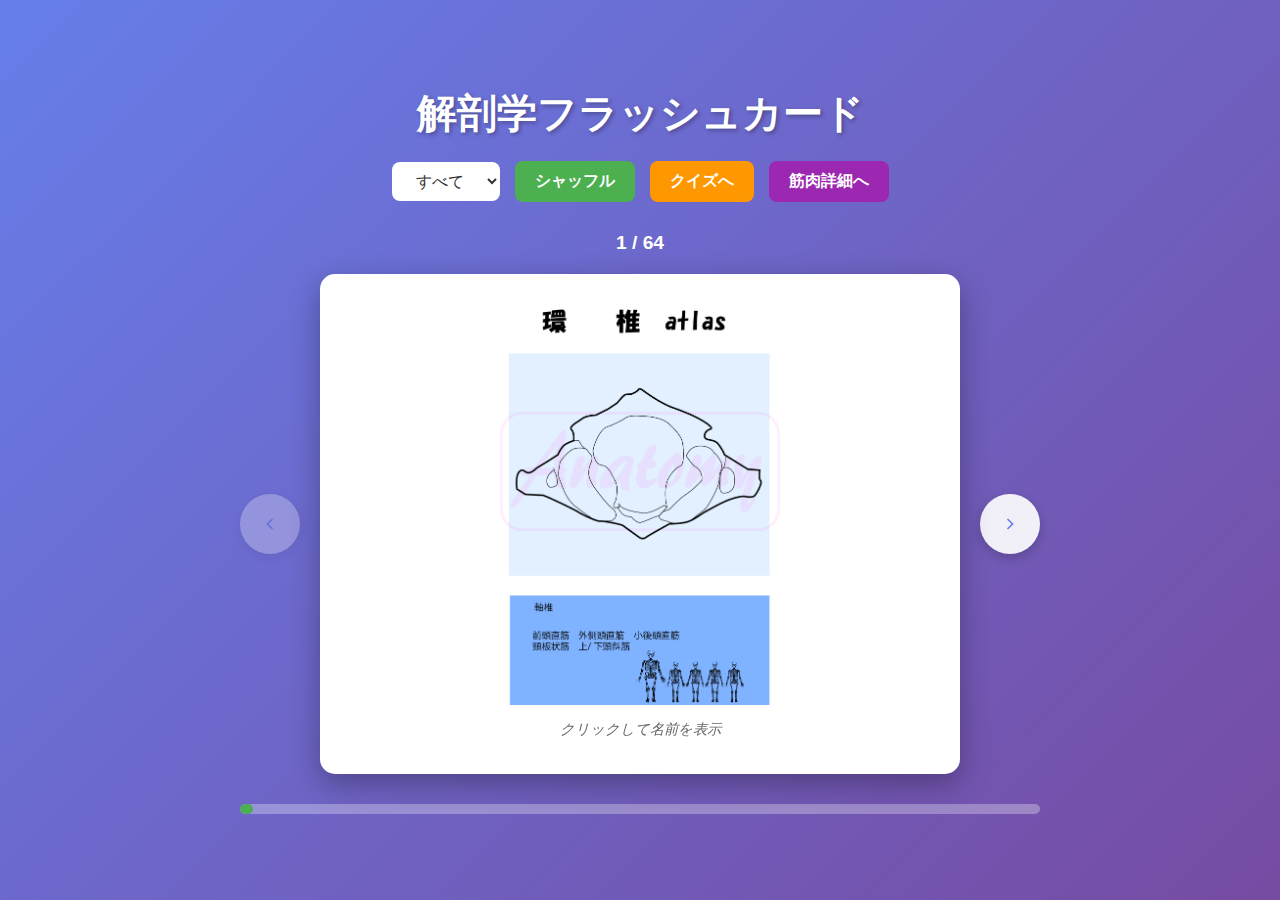
<file: index.html>
<!DOCTYPE html>
<html lang="ja">
<head>
    <meta charset="UTF-8">
    <meta name="viewport" content="width=device-width, initial-scale=1.0">
    <title>解剖学フラッシュカード</title>
    <link rel="stylesheet" href="style.css">
</head>
<body>
    <div class="container">
        <header>
            <h1>解剖学フラッシュカード</h1>
            <div class="controls">
                <select id="category">
                    <option value="all">すべて</option>
                    <option value="bones">骨格</option>
                    <option value="muscles">筋肉</option>
                    <option value="nerves">神経</option>
                </select>
                <button id="shuffle">シャッフル</button>
                <a href="quiz.html" class="link-btn">クイズへ</a>
                <a href="muscle-detail.html" class="link-btn detail">筋肉詳細へ</a>
            </div>
        </header>

        <div class="stats">
            <span id="current">1</span> / <span id="total">0</span>
        </div>

        <div class="card-container">
            <button class="nav-arrow nav-left" id="prev" aria-label="前へ">
                <svg width="40" height="40" viewBox="0 0 24 24" fill="none" stroke="currentColor" stroke-width="2">
                    <polyline points="15 18 9 12 15 6"></polyline>
                </svg>
            </button>
            
            <div class="card" id="card">
                <div class="card-front">
                    <img id="card-image" src="" alt="解剖図">
                    <p class="hint">クリックして名前を表示</p>
                </div>
                <div class="card-back">
                    <h2 id="card-name" class="clickable-text">カード名</h2>
                    <div class="speech-controls">
                        <button id="speak-japanese" class="speech-btn" title="日本語で読み上げ">🔊 日本語</button>
                        <button id="speak-english" class="speech-btn" title="英語で読み上げ">🔊 English</button>
                    </div>
                </div>
            </div>
            
            <button class="nav-arrow nav-right" id="next" aria-label="次へ">
                <svg width="40" height="40" viewBox="0 0 24 24" fill="none" stroke="currentColor" stroke-width="2">
                    <polyline points="9 18 15 12 9 6"></polyline>
                </svg>
            </button>
        </div>

        <div class="progress-bar">
            <div class="progress-fill" id="progress"></div>
        </div>
    </div>

    <script src="script.js"></script>
</body>
</html>
</file>
<file: style.css>
* {
    margin: 0;
    padding: 0;
    box-sizing: border-box;
}

body {
    font-family: 'Segoe UI', Tahoma, Geneva, Verdana, sans-serif;
    background: linear-gradient(135deg, #667eea 0%, #764ba2 100%);
    min-height: 100vh;
    display: flex;
    justify-content: center;
    align-items: center;
    padding: 20px;
}

.container {
    max-width: 800px;
    width: 100%;
}

header {
    text-align: center;
    margin-bottom: 30px;
}

h1 {
    color: white;
    font-size: 2.5rem;
    margin-bottom: 20px;
    text-shadow: 2px 2px 4px rgba(0,0,0,0.3);
}

.controls {
    display: flex;
    gap: 15px;
    justify-content: center;
    align-items: center;
}

select, button, .link-btn {
    padding: 10px 20px;
    font-size: 1rem;
    border: none;
    border-radius: 8px;
    cursor: pointer;
    transition: all 0.3s;
    text-decoration: none;
    display: inline-block;
}

select {
    background: white;
    color: #333;
}

button {
    background: #4CAF50;
    color: white;
    font-weight: bold;
}

.link-btn {
    background: #FF9800;
    color: white;
    font-weight: bold;
}

.link-btn.detail {
    background: #9C27B0;
}

button:hover, .link-btn:hover {
    transform: translateY(-2px);
    box-shadow: 0 4px 8px rgba(0,0,0,0.2);
}

button:active {
    transform: translateY(0);
}

.stats {
    text-align: center;
    color: white;
    font-size: 1.2rem;
    margin-bottom: 20px;
    font-weight: bold;
}

.card-container {
    perspective: 1000px;
    margin-bottom: 30px;
    display: flex;
    align-items: center;
    gap: 20px;
    position: relative;
}

.card {
    flex: 1;
    height: 500px;
    position: relative;
    transform-style: preserve-3d;
    transition: transform 0.6s;
    cursor: pointer;
}

.card.flipped {
    transform: rotateY(180deg);
}

.card-front, .card-back {
    position: absolute;
    width: 100%;
    height: 100%;
    backface-visibility: hidden;
    border-radius: 15px;
    display: flex;
    flex-direction: column;
    justify-content: center;
    align-items: center;
    padding: 30px;
    box-shadow: 0 10px 30px rgba(0,0,0,0.3);
}

.card-front {
    background: white;
}

.card-front img {
    max-width: 100%;
    max-height: 90%;
    object-fit: contain;
    border-radius: 10px;
    margin-bottom: 15px;
}

.hint {
    color: #666;
    font-style: italic;
    font-size: 0.9rem;
}

.card-back {
    background: linear-gradient(135deg, #667eea 0%, #764ba2 100%);
    transform: rotateY(180deg);
}

.card-back h2 {
    font-size: 2rem;
    color: white;
    text-align: center;
    text-shadow: 2px 2px 4px rgba(0,0,0,0.3);
    margin-bottom: 20px;
}

.clickable-text {
    cursor: pointer;
    transition: all 0.3s;
}

.clickable-text:hover {
    transform: scale(1.05);
    text-shadow: 3px 3px 6px rgba(0,0,0,0.5);
}

.speech-controls {
    display: flex;
    gap: 15px;
    justify-content: center;
    margin-top: 20px;
}

.speech-btn {
    background: rgba(255, 255, 255, 0.2);
    color: white;
    border: 2px solid rgba(255, 255, 255, 0.3);
    padding: 10px 15px;
    border-radius: 25px;
    font-size: 0.9rem;
    cursor: pointer;
    transition: all 0.3s;
    backdrop-filter: blur(10px);
}

.speech-btn:hover {
    background: rgba(255, 255, 255, 0.3);
    border-color: rgba(255, 255, 255, 0.5);
    transform: translateY(-2px);
    box-shadow: 0 4px 12px rgba(0,0,0,0.3);
}

.speech-btn:active {
    transform: translateY(0);
    background: rgba(255, 255, 255, 0.4);
}

.nav-arrow {
    background: rgba(255, 255, 255, 0.9);
    border: none;
    border-radius: 50%;
    width: 60px;
    height: 60px;
    display: flex;
    align-items: center;
    justify-content: center;
    cursor: pointer;
    transition: all 0.3s;
    box-shadow: 0 4px 12px rgba(0,0,0,0.2);
    flex-shrink: 0;
}

.nav-arrow:hover {
    background: white;
    transform: scale(1.1);
    box-shadow: 0 6px 16px rgba(0,0,0,0.3);
}

.nav-arrow:active {
    transform: scale(0.95);
}

.nav-arrow:disabled {
    opacity: 0.3;
    cursor: not-allowed;
    transform: scale(1);
}

.nav-arrow svg {
    color: #667eea;
}

.progress-bar {
    width: 100%;
    height: 10px;
    background: rgba(255,255,255,0.3);
    border-radius: 5px;
    overflow: hidden;
}

.progress-fill {
    height: 100%;
    background: #4CAF50;
    transition: width 0.3s;
    border-radius: 5px;
}

@media (max-width: 600px) {
    h1 {
        font-size: 1.8rem;
    }
    
    .card-container {
        gap: 10px;
    }
    
    .card {
        height: 400px;
    }
    
    .card-back h2 {
        font-size: 1.5rem;
        margin-bottom: 15px;
    }
    
    .nav-arrow {
        width: 50px;
        height: 50px;
    }
    
    .nav-arrow svg {
        width: 30px;
        height: 30px;
    }
    
    .speech-controls {
        gap: 10px;
        margin-top: 15px;
    }
    
    .speech-btn {
        padding: 8px 12px;
        font-size: 0.8rem;
    }
}
</file>
